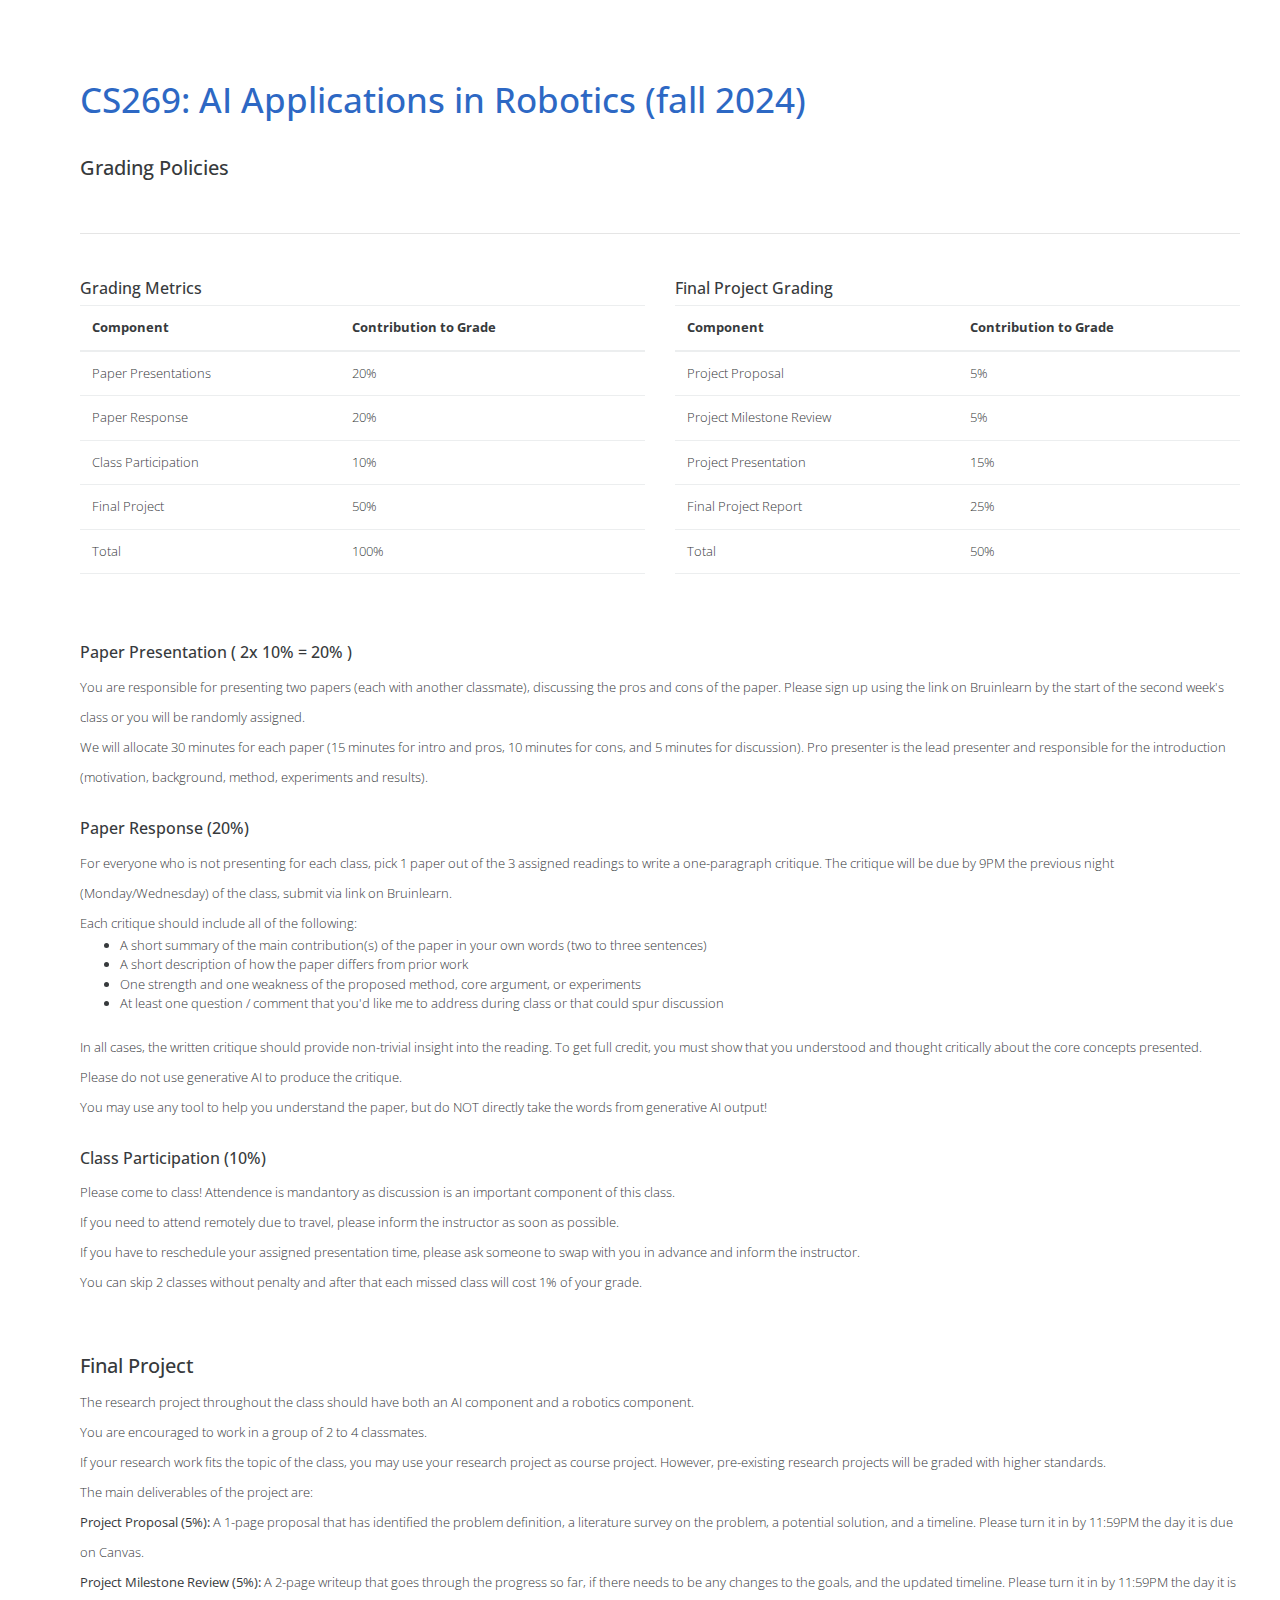
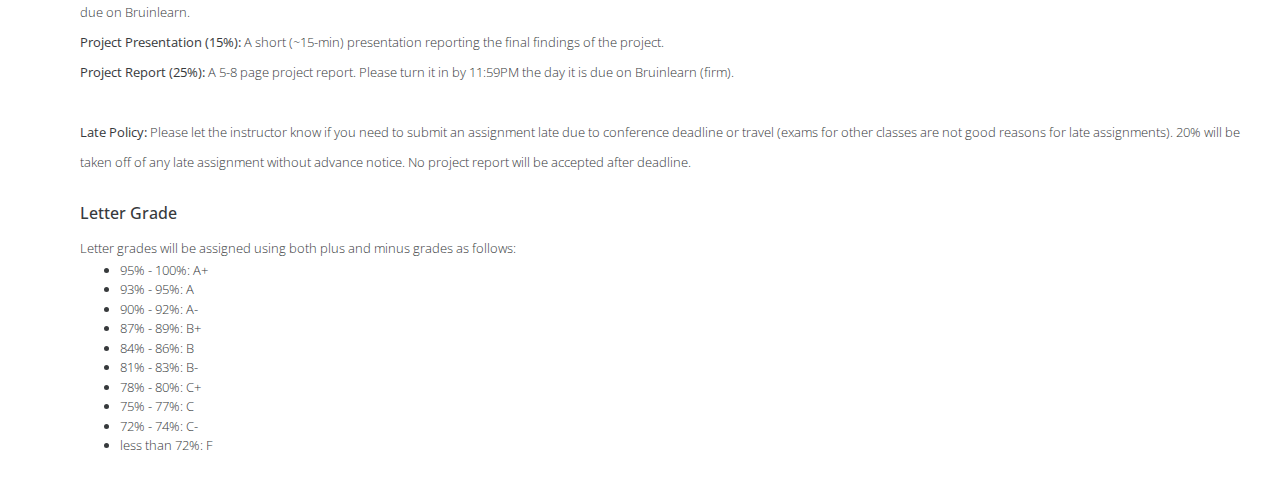
<file: cs269_policies.html>
<!doctype html>
<html lang="en">
  <head>

    <meta charset="utf-8">
    <meta name="viewport" content="width=device-width, initial-scale=1, shrink-to-fit=no">

    <!-- CSS -->
    <!-- load stylesheets -->
    <link rel="stylesheet" href="https://fonts.googleapis.com/css?family=Open+Sans:400,500">  <!-- Google web font "Open Sans" -->
    <link rel="stylesheet" href="css/bootstrap.min.css">                                      <!-- Bootstrap style -->
    <link rel="stylesheet" href="css/magnific-popup.css">                                <!-- Magnific pop up style, https://dimsemenov.com/plugins/magnific-popup/ -->
    <link rel="stylesheet" href="css/templatemo-style.css">                                   <!-- Templatemo style -->
    <style>
        .container {
        display: flex;
        align-items: center;
        justify-content: center
      }
  
      img {
        max-width: 100%;
        max-height:100%;
      }
  
      .text {
        font-size: 60px;
        padding-left: 20px;
      }
      </style>

    <!-- JavaScript -->
    <script src="https://code.jquery.com/jquery-3.3.1.slim.min.js" integrity="sha384-q8i/X+965DzO0rT7abK41JStQIAqVgRVzpbzo5smXKp4YfRvH+8abtTE1Pi6jizo" crossorigin="anonymous"></script>
    <script src="https://cdnjs.cloudflare.com/ajax/libs/popper.js/1.14.7/umd/popper.min.js" integrity="sha384-UO2eT0CpHqdSJQ6hJty5KVphtPhzWj9WO1clHTMGa3JDZwrnQq4sF86dIHNDz0W1" crossorigin="anonymous"></script>
    <script src="https://stackpath.bootstrapcdn.com/bootstrap/4.3.1/js/bootstrap.min.js" integrity="sha384-JjSmVgyd0p3pXB1rRibZUAYoIIy6OrQ6VrjIEaFf/nJGzIxFDsf4x0xIM+B07jRM" crossorigin="anonymous"></script>

    <title>CS269</title>

  </head>
  <body>

      <font size="-1">
        <div class="container">
          <div class="row">
        

                      <div class="tm-content-div">
                        <header>
                          <h2 class="tm-blue-text tm-section-title">CS269: AI Applications in Robotics (fall 2024)</h2>
                      </header>
                      <br>
        <h5 id="topics">Grading Policies</h5>


        <br>
        <div class="hrline">
            <hr />
        </div>
        <br>
        <div class="grading-metrics">
            <div class="row">
                <div class="col-md-6">
                    <h6> Grading Metrics </h6>
                    <table class="table">
                        <thead>
                            <tr>
                                <th>Component</th>
                                <th>Contribution to Grade</th>
                            </tr>
                        </thead>
                        <tbody>
                            <tr>
                                <td>Paper Presentations </td>
                                <td>20%</td>
                            </tr>
                            <tr>
                                <td>Paper Response</td>
                                <td>20%</td>
                            </tr>
                            <tr>
                                <td>Class Participation</td>
                                <td>10%</td>
                            </tr>
                            <tr>
                                <td>Final Project</td>
                                <td>50%</td>
                            </tr>
                            <tr class="active">
                                <td>Total</td>
                                <td>100%</td>
                            </tr>
                            <tr>
                                <td></td>
                                <td></td>
                            </tr>
                        </tbody>
                    </table>
                </div>
                <div class="col-md-6">
                    <h6> Final Project Grading </h6>
                    <table class="table">
                        <thead>
                            <tr>
                                <th>Component</th>
                                <th>Contribution to Grade</th>
                            </tr>
                        </thead>
                        <tbody>
                            <tr>
                                <td>Project Proposal</td>
                                <td>5%</td>
                            </tr>
                            <tr>
                                <td>Project Milestone Review</td>
                                <td>5%</td>
                            </tr>
                            <tr>
                                <td>Project Presentation</td>
                                <td>15%</td>
                            </tr>
                            <tr>
                                <td>Final Project Report</td>
                                <td>25%</td>
                            </tr>
                            <tr class="active">
                                <td>Total</td>
                                <td>50%</td>
                            </tr>
                            <tr>
                                <td></td>
                                <td></td>
                            </tr>
                        </tbody>
                    </table>
                </div>
            </div>

           


        <br>

    <h6>Paper Presentation ( 2x 10% = 20% )</h6>  
    You are responsible for presenting two papers (each with another classmate), discussing the pros and cons of the paper.  
    Please sign up using the link on Bruinlearn by the start of the second week's class or you will be randomly assigned. 
    <br>
    We will allocate 30 minutes for each paper (15 minutes for intro and pros, 10 minutes for cons, and 5 minutes for discussion). 
    Pro presenter is the lead presenter and responsible for the introduction (motivation, background, method, experiments and results).
    <br> <br>
    
    <h6>Paper Response (20%)</h6>
    For everyone who is not presenting for each class, pick 1 paper out of the 3 assigned readings to write a one-paragraph critique.
    The critique will be due by 9PM the previous night (Monday/Wednesday) of the class, submit via link on Bruinlearn. <br>
    Each critique should include all of the following: <br>
    <ul>
        <li>A short summary of the main contribution(s) of the paper in your own words (two to three sentences)</li> 
        <li>A short description of how the paper differs from prior work</li> 
        <li>One strength and one weakness of the proposed method, core argument, or experiments</li> 
        <li>At least one question / comment that you'd like me to address during class or that could spur discussion</li> 
    </ul>
    In all cases, the written critique should provide non-trivial insight into the reading. 
    To get full credit, you must show that you understood and thought critically about the core concepts presented. <br>
    
    Please do not use generative AI to produce the critique. <br>
    You may use any tool to help you understand the paper, but do NOT directly take the words from generative AI output!
   
    <br><br>

    <h6>Class Participation (10%)</h6>
    Please come to class! Attendence is mandantory as discussion is an important component of this class. <br>

    If you need to attend remotely due to travel, please inform the instructor as soon as possible. <br> 
    If you have to reschedule your assigned presentation time, please ask someone to swap with you in advance and inform the instructor. <br>
    You can skip 2 classes without penalty and after that each missed class will cost 1% of your grade. <br>
    <br> <br>

    <h5>Final Project</h5>
    The research project throughout the class should have both an AI component and a robotics component. <br>
    You are encouraged to work in a group of 2 to 4 classmates. <br>
    If your research work fits the topic of the class, you may use your research project as course project. However, pre-existing research projects will be graded with higher standards. <br>
    
    The main deliverables of the project are:
    <br>
     
    <b>Project Proposal (5%): </b> 
    A 1-page proposal that has identified the problem definition, a literature survey on the problem, a potential solution, and a timeline. Please turn it in by 11:59PM the day it is due on Canvas.
    <br>

    <b>Project Milestone Review (5%): </b>
    A 2-page writeup that goes through the progress so far, if there needs to be any changes to the goals, and the updated timeline. 
    Please turn it in by 11:59PM the day it is due on Bruinlearn.
    <br>

    <b>Project Presentation (15%):</b>
    A short (~15-min) presentation reporting the final findings of the project.
    <br>

    <b>Project Report (25%):</b>
    A 5-8 page project report. Please turn it in by 11:59PM the day it is due on Bruinlearn (firm).
    <br><br>

    <b>Late Policy:</b>
    Please let the instructor know if you need to submit an assignment late due to conference deadline or travel (exams for other classes are not good reasons for late assignments).
    20% will be taken off of any late assignment without advance notice.
    No project report will be accepted after deadline.
    <br><br>

    <h6> Letter Grade</h6>
    Letter grades will be assigned using both plus and minus grades as follows: <br>
    <ul style="list-style-type:disc;">
            <li>95% - 100%: A+ </li>
            <li>93% - 95%: A  </li>
            <li> 90% - 92%: A- </li>
            <li> 87% - 89%: B+ </li>
            <li>84% - 86%: B  </li>
            <li>81% - 83%: B- </li>
            <li>78% - 80%: C+ </li>
            <li>75% - 77%: C </li>
            <li>72% - 74%: C- </li>
            <li>less than 72%: F </li>
      </ul> 

       

    </font>


    

    </div>
  </div>
</div>
  </body>
</html>
</file>
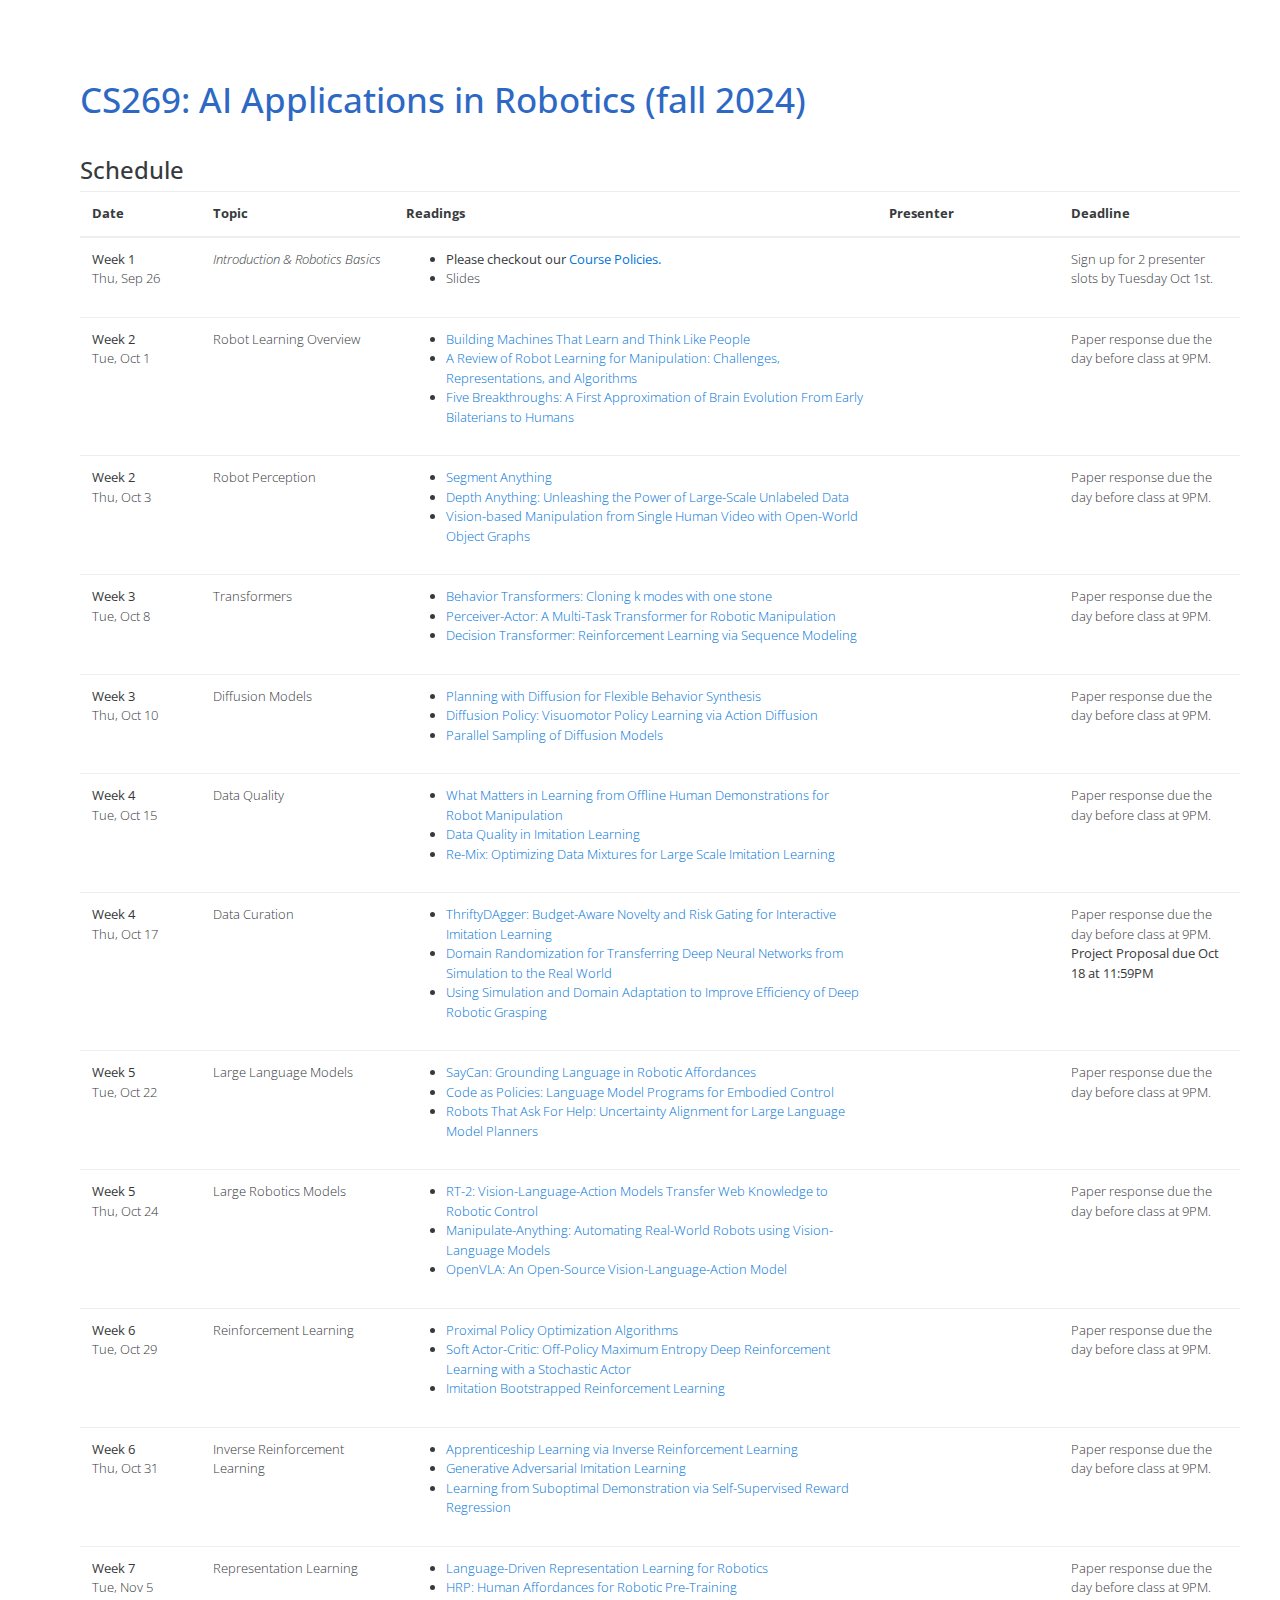
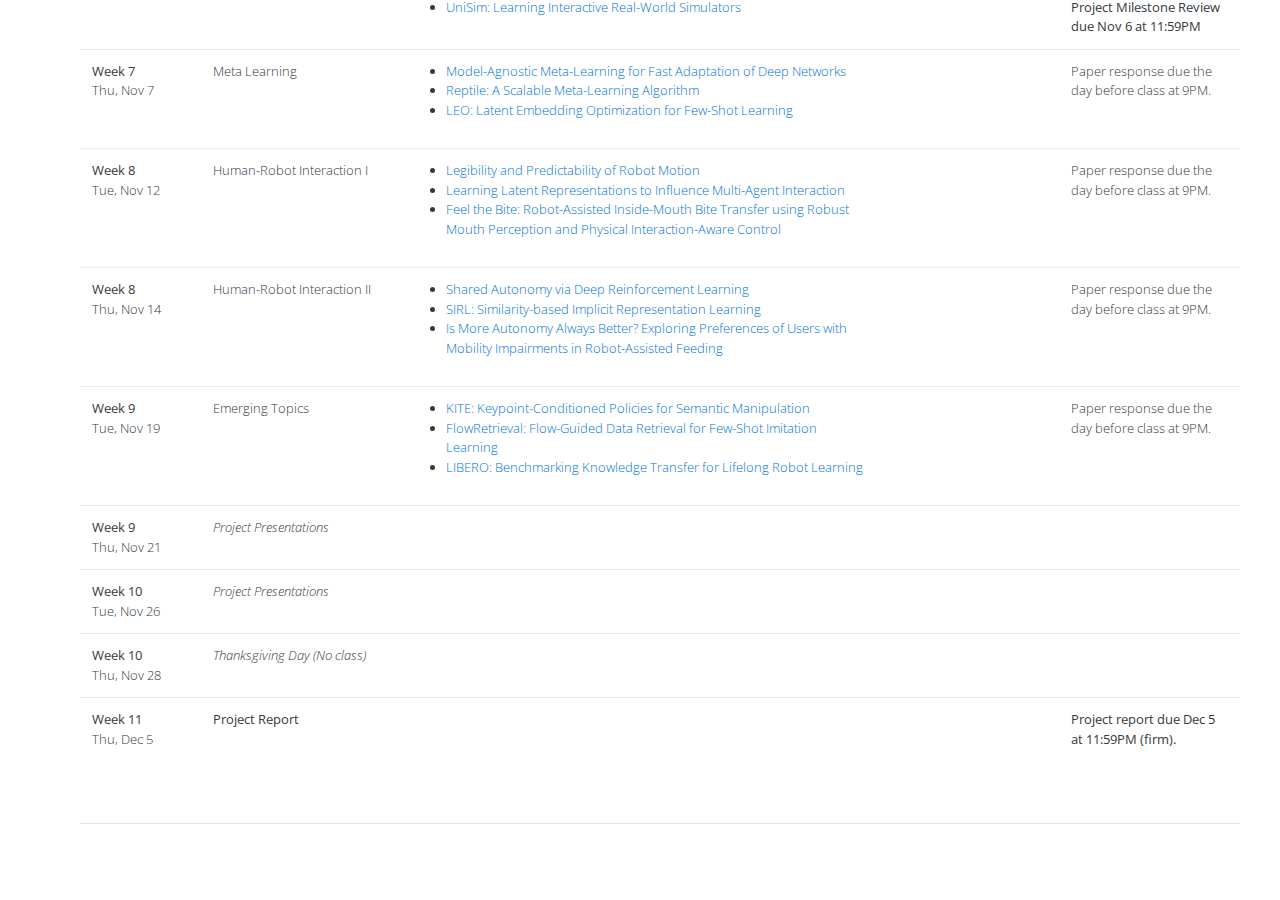
<file: cs269_schedule.html>
<!doctype html>
<html lang="en">
  <head>

    <meta charset="utf-8">
    <meta name="viewport" content="width=device-width, initial-scale=1, shrink-to-fit=no">

    <!-- CSS -->
    <!-- load stylesheets -->
    <link rel="stylesheet" href="https://fonts.googleapis.com/css?family=Open+Sans:400,500">  <!-- Google web font "Open Sans" -->
    <link rel="stylesheet" href="css/bootstrap.min.css">                                      <!-- Bootstrap style -->
    <link rel="stylesheet" href="css/magnific-popup.css">                                <!-- Magnific pop up style, https://dimsemenov.com/plugins/magnific-popup/ -->
    <link rel="stylesheet" href="css/templatemo-style.css">                                   <!-- Templatemo style -->
    <style>
        .container {
        display: flex;
        align-items: center;
        justify-content: center
      }
  
      img {
        max-width: 100%;
        max-height:100%;
      }
  
      .text {
        font-size: 60px;
        padding-left: 20px;
      }
      </style>

    <!-- JavaScript -->
    <script src="https://code.jquery.com/jquery-3.3.1.slim.min.js" integrity="sha384-q8i/X+965DzO0rT7abK41JStQIAqVgRVzpbzo5smXKp4YfRvH+8abtTE1Pi6jizo" crossorigin="anonymous"></script>
    <script src="https://cdnjs.cloudflare.com/ajax/libs/popper.js/1.14.7/umd/popper.min.js" integrity="sha384-UO2eT0CpHqdSJQ6hJty5KVphtPhzWj9WO1clHTMGa3JDZwrnQq4sF86dIHNDz0W1" crossorigin="anonymous"></script>
    <script src="https://stackpath.bootstrapcdn.com/bootstrap/4.3.1/js/bootstrap.min.js" integrity="sha384-JjSmVgyd0p3pXB1rRibZUAYoIIy6OrQ6VrjIEaFf/nJGzIxFDsf4x0xIM+B07jRM" crossorigin="anonymous"></script>

    <title>CS269</title>

  </head>
  <body>

      <font size="-1">
        <div class="container">
          <div class="row">
        

                      <div class="tm-content-div">
                        <header>
                          <h2 class="tm-blue-text tm-section-title">CS269: AI Applications in Robotics (fall 2024)</h2>
                      </header>
                      <br>
        <h4 id="topics">Schedule</h4>
        <table class="table">
            <thead>
                <tr>
                    <th style="width: 10%">Date</th>
                    <th style="width: 16%">Topic</th>
                    <th style="width: 40%">Readings</th>
                    <th style="width: 15%">Presenter</th>
                    <th style="width: 15%">Deadline</th>
                </tr>
            </thead>
            <tbody>
                
                <tr class="active">
                    <td><b>Week 1</b><br>
                        Thu, Sep 26
                    </td>
                    <td>
                      <i>  Introduction &amp; Robotics Basics</i> </td>
                    <td>
                        <ul>
                            <li><b class="bold">Please checkout our <a href="cs269_policies.html">Course
                                Policies.</a></b></li>
                    <li> Slides </li>
                        </ul>

                    </td>
                    <td></td>
                    <td>
                        Sign up for 2 presenter slots by Tuesday Oct 1st.
                    </td>
                </tr>
                <tr>
                    <td><b>Week 2</b><br>
                        Tue, Oct 1
                    </td>
                    <td>Robot Learning Overview</td>
                    <td>
                        <ul>
                            <li><a href='https://arxiv.org/pdf/1604.00289'>Building Machines That Learn and Think Like People</a></li>
                            <li><a href='https://arxiv.org/pdf/1907.03146'>A Review of Robot Learning for Manipulation: Challenges, Representations, and Algorithms</a></li>
                             <li><a href='https://www.frontiersin.org/journals/neuroanatomy/articles/10.3389/fnana.2021.693346/full'>Five Breakthroughs: A First Approximation of Brain Evolution From Early Bilaterians to Humans</a></li>
                        </ul>
                    </td>
                    <td></td>
                    <td>
                        Paper response due the day before class at 9PM.
                     </td>
                </tr>
                <tr>
                    <td><b>Week 2</b><br>
                        Thu, Oct 3
                    </td>
                    <td>Robot Perception</td>
                    <td>
                        <ul>
                            <li><a href="https://arxiv.org/pdf/2304.02643">Segment Anything</a></li> 
                            <li><a href="https://arxiv.org/pdf/2401.10891">Depth Anything: Unleashing the Power of Large-Scale Unlabeled Data</a></li> 
                            <li><a href="https://arxiv.org/abs/2405.20321">Vision-based Manipulation from Single Human Video with Open-World Object Graphs</a></li> 
                        </ul>
                    </td>
                    <td></td>
                    <td>
                        Paper response due the day before class at 9PM.
                     </td>
                </tr>
                <tr class="active">
                    <td><b>Week 3</b><br>
                        Tue, Oct 8
                    </td>
                    <td>Transformers</td>
                    <td>
                        <ul>
                            <li><a href="https://arxiv.org/abs/2206.11251">Behavior Transformers: Cloning k modes with one stone</a></li> 
<li><a href="https://arxiv.org/abs/2209.05451">Perceiver-Actor: A Multi-Task Transformer for Robotic Manipulation</a></li> 
<li><a href="https://arxiv.org/abs/2106.01345">Decision Transformer: Reinforcement Learning via Sequence Modeling</a></li> 
                        </ul>
                    </td>
                    <td></td>
                    <td>
                        Paper response due the day before class at 9PM.
                     </td>
                </tr>
                <tr class="active">
                    <td><b>Week 3</b><br>
                        Thu, Oct 10
                    </td>
                    
                    <td>
                        Diffusion Models
                    </td>
                    <td>
                        <ul>
                            <li><a href="https://arxiv.org/abs/2205.09991">Planning with Diffusion for Flexible Behavior Synthesis</a></li> 
<li><a href="https://arxiv.org/abs/2303.04137">Diffusion Policy: Visuomotor Policy Learning via Action Diffusion</a></li> 
<li><a href="https://arxiv.org/abs/2305.16317">Parallel Sampling of Diffusion Models</a></li> 
                        </ul>

                    </td>
                    <td></td>
                    <td>
                        Paper response due the day before class at 9PM.
                     </td>
                </tr>
                <tr>
                    <td><b>Week 4</b><br>
                        Tue, Oct 15
                    </td>
                    <td> Data Quality
                    </td>
                    <td>
                        <ul>
                            <li><a href="https://arxiv.org/pdf/2108.03298">What Matters in Learning from Offline Human Demonstrations for Robot Manipulation</a></li> 
                            <li><a href="https://arxiv.org/abs/2306.02437">Data Quality in Imitation Learning</a></li> 
                            <li><a href="https://arxiv.org/abs/2408.14037">Re-Mix: Optimizing Data Mixtures for Large Scale Imitation Learning</a></li> 
                            
                        </ul>
                    </td>
                    <td></td>
                    <td>
                        Paper response due the day before class at 9PM.
                     </td>
                </tr>
                <tr>
                    <td><b>Week 4</b><br>
                        Thu, Oct 17
                    </td>
                    <td>Data Curation </td>
                    <td>
                        <ul>
                            <li><a href="https://arxiv.org/abs/2109.08273">ThriftyDAgger: Budget-Aware Novelty and Risk Gating for Interactive Imitation Learning</a></li> 
                            <li><a href="https://arxiv.org/abs/1703.06907">Domain Randomization for Transferring Deep Neural Networks from Simulation to the Real World</a></li> 
                            <li><a href="https://arxiv.org/abs/1709.07857">Using Simulation and Domain Adaptation to Improve Efficiency of Deep Robotic Grasping</a></li> 
                            
                        </ul>
                    </td>
                    <td></td>
                    <td>
                        Paper response due the day before class at 9PM. <br>
                        <b> Project Proposal due Oct 18 at 11:59PM</b>
                     </td>
                </tr>
                <tr class="active">
                    <td><b>Week 5</b><br>
                        Tue, Oct 22
                    </td>
                    <td>Large Language Models</td>
                    <td>
                        <ul>
                            <li><a href="https://arxiv.org/abs/2204.01691">SayCan: Grounding Language in Robotic Affordances</a></li>
                            <li><a href="https://arxiv.org/abs/2209.07753">Code as Policies: Language Model Programs for Embodied Control</a></li> 
                           <li><a href="https://arxiv.org/abs/2307.01928">Robots That Ask For Help: Uncertainty Alignment for Large Language Model Planners</a></li> 
                            
                        </ul>
                    </td>
                    <td></td>
                    <td>
                        Paper response due the day before class at 9PM.
                     </td>
                </tr>
                <tr class="active">
                    <td><b>Week 5</b><br>
                        Thu, Oct 24
                    </td>
                    <td>Large Robotics Models</td>
                    <td>
                        <ul>
                            <li><a href="https://arxiv.org/abs/2307.15818">RT-2: Vision-Language-Action Models Transfer Web Knowledge to Robotic Control</a></li> 
                            <li><a href="https://arxiv.org/abs/2406.18915">Manipulate-Anything: Automating Real-World Robots using Vision-Language Models</a></li>
                             <li><a href="https://arxiv.org/abs/2406.09246">OpenVLA: An Open-Source Vision-Language-Action Model</a></li>
                            
                            
                        </ul>
                    </td>
                    <td></td>
                    <td>
                        Paper response due the day before class at 9PM.
                     </td>
                </tr>
                <tr>
                    <td><b>Week 6</b><br>
                        Tue, Oct 29
                    </td>
                    <td>Reinforcement Learning</td>
                    <td>
                        <ul>
                            <li><a href="https://arxiv.org/abs/1707.06347">Proximal Policy Optimization Algorithms</a></li> 
                            <li><a href="https://arxiv.org/abs/1801.01290">Soft Actor-Critic: Off-Policy Maximum Entropy Deep Reinforcement Learning with a Stochastic Actor</a></li> 
                            <li><a href="https://arxiv.org/abs/2311.02198">Imitation Bootstrapped Reinforcement Learning</a></li> 
                            
                        </ul>
                    </td>
                    <td></td>
                    <td>
                        Paper response due the day before class at 9PM.
                     </td>
                </tr>
                <tr>
                    <td><b>Week 6</b><br>
                        Thu, Oct 31
                    </td>
                    <td>Inverse Reinforcement Learning</td>
                    <td>
                        <ul>
                            <li><a href="http://ai.stanford.edu/~ang/papers/icml04-apprentice.pdf">Apprenticeship Learning via Inverse Reinforcement Learning</a></li> 
<li><a href="https://arxiv.org/abs/1606.03476">Generative Adversarial Imitation Learning</a></li> 
<li><a href="https://arxiv.org/abs/2010.11723">Learning from Suboptimal Demonstration via Self-Supervised Reward Regression</a></li> 
                        </ul>
                    </td>
                    <td></td>
                    <td>
                        Paper response due the day before class at 9PM.
                     </td>
                </tr>
                <tr class="active">
                    <td><b>Week 7</b><br>
                        Tue, Nov 5
                    </td>
                    <td>Representation Learning</td>
                    
                    <td>
                        <ul>
                            <li><a href="https://arxiv.org/abs/2302.12766">Language-Driven Representation Learning for Robotics</a></li> 
                            <li><a href="https://www.roboticsproceedings.org/rss20/p068.pdf">HRP: Human Affordances for Robotic Pre-Training</a></li> 
                            <li><a href="https://openreview.net/pdf?id=sFyTZEqmUY">UniSim: Learning Interactive Real-World Simulators</a></li>                             
                           
                        </ul>
                    </td>
                    <td> </td>
                    <td>
                        Paper response due the day before class at 9PM. <br>
                        <b> Project Milestone Review due Nov 6 at 11:59PM</b>
                     </td>
                </tr>
                <tr class="active">
                    <td><b>Week 7</b><br>
                        Thu, Nov 7
                    </td>
                    <td>Meta Learning</td>
                    <td>
                        <ul>
                            <li><a href="https://arxiv.org/abs/1703.03400">Model-Agnostic Meta-Learning for Fast Adaptation of Deep Networks</a></li> 
<li><a href="https://arxiv.org/abs/1803.02999">Reptile: A Scalable Meta-Learning Algorithm</a></li> 
<li><a href="https://arxiv.org/abs/1807.05960">LEO: Latent Embedding Optimization for Few-Shot Learning</a></li> 

                        </ul>
                    </td>
                    <td></td>
                    <td>
                        Paper response due the day before class at 9PM.
                     </td>
                </tr>
                <tr>
                    <td><b>Week 8</b><br>
                        Tue, Nov 12
                    </td>
                    <td>Human-Robot Interaction I</td>
                    <td>
                        <ul>
                            <li><a href="https://www.ri.cmu.edu/pub_files/2013/3/legiilitypredictabilityIEEE.pdf">Legibility and Predictability of Robot Motion</a></li> 
<li><a href="https://arxiv.org/abs/2011.06619">Learning Latent Representations to Influence Multi-Agent Interaction</a></li> 
<li><a href="https://arxiv.org/abs/2403.04067">Feel the Bite: Robot-Assisted Inside-Mouth Bite Transfer using Robust Mouth Perception and Physical Interaction-Aware Control</a></li> 

                        </ul>
                    </td>
                    <td></td>
                    <td>
                        Paper response due the day before class at 9PM.
                     </td>
                </tr>
                <tr>
                    <td><b>Week 8</b><br>
                        Thu, Nov 14
                    </td>
                    <td> Human-Robot Interaction II
                    </td>
                    <td>
                        <ul>
                        <li><a href="https://arxiv.org/abs/1802.01744">Shared Autonomy via Deep Reinforcement Learning</a></li> 
<li><a href="https://arxiv.org/pdf/2301.00810">SIRL: Similarity-based Implicit Representation Learning</a></li>
 <li><a href="https://dl.acm.org/doi/pdf/10.1145/3319502.3374818">Is More Autonomy Always Better? Exploring Preferences of Users with Mobility Impairments in Robot-Assisted Feeding</a></li> 
                        </ul>
                    </td>
                    <td></td>
                    <td>
                        Paper response due the day before class at 9PM.
                     </td>
                </tr>
                <tr class="active">
                    <td><b>Week 9</b><br>
                        Tue, Nov 19
                    </td> 
                    <td> Emerging Topics
                    </td>
                    <td>
                        <ul>
                            <li><a href="https://arxiv.org/abs/2306.16605">KITE: Keypoint-Conditioned Policies for Semantic Manipulation</a></li> 
                            <li><a href="https://arxiv.org/abs/2408.16944">FlowRetrieval: Flow-Guided Data Retrieval for Few-Shot Imitation Learning</a></li> 
                            <li><a href="https://arxiv.org/abs/2306.03310">LIBERO: Benchmarking Knowledge Transfer for Lifelong Robot Learning</a></li>
                            
                            
                        </ul>
                    </td>
                    <td></td>
                    <td>
                        Paper response due the day before class at 9PM.
                     </td>
                </tr>
                <tr class="active">
                    <td><b>Week 9</b> <br>
                      Thu, Nov 21</td>
                    <td> <i>Project Presentations</i> 
                    </td>
                    <td>
                        

                    </td>
                    <td></td>
                    <td></td>
                </tr>
                <tr>
                    <td><b>Week 10</b><br>
                        Tue, Nov 26 
                    </td>
                    <td><i>Project Presentations</i> </td>
                    <td>
                    </td>
                    <td></td>
                    <td></td>
                </tr>
                <tr>
                    <td><b>Week 10</b><br />
                        Thu, Nov 28
                    </td>
                    <td><i>Thanksgiving Day (No class)</i></td>
                    <td>
                        <ul>
                            <b>  </b>
                        </ul>
                    </td>
                    <td></td>
                    <td></td>
                </tr>
                <tr class="active">
                    <td><b>Week 11</b><br />
                        Thu, Dec 5 
                    </td>
                    <td><b>Project Report </b></td>
                    <td>
                        <ul>

                            <b> </b>
                        </ul>
                    </td>
                    <td></td>
                    <td>
                        <b> Project report due Dec 5 at 11:59PM (firm). </b>
                     </td>
                </tr>
            </tbody>
        </table>

        <br>
        <div class="hrline">
            <hr />
        </div>
        <br>
       
    </font>
    </div>
  </div>
</div>
  </body>
</html>
</file>
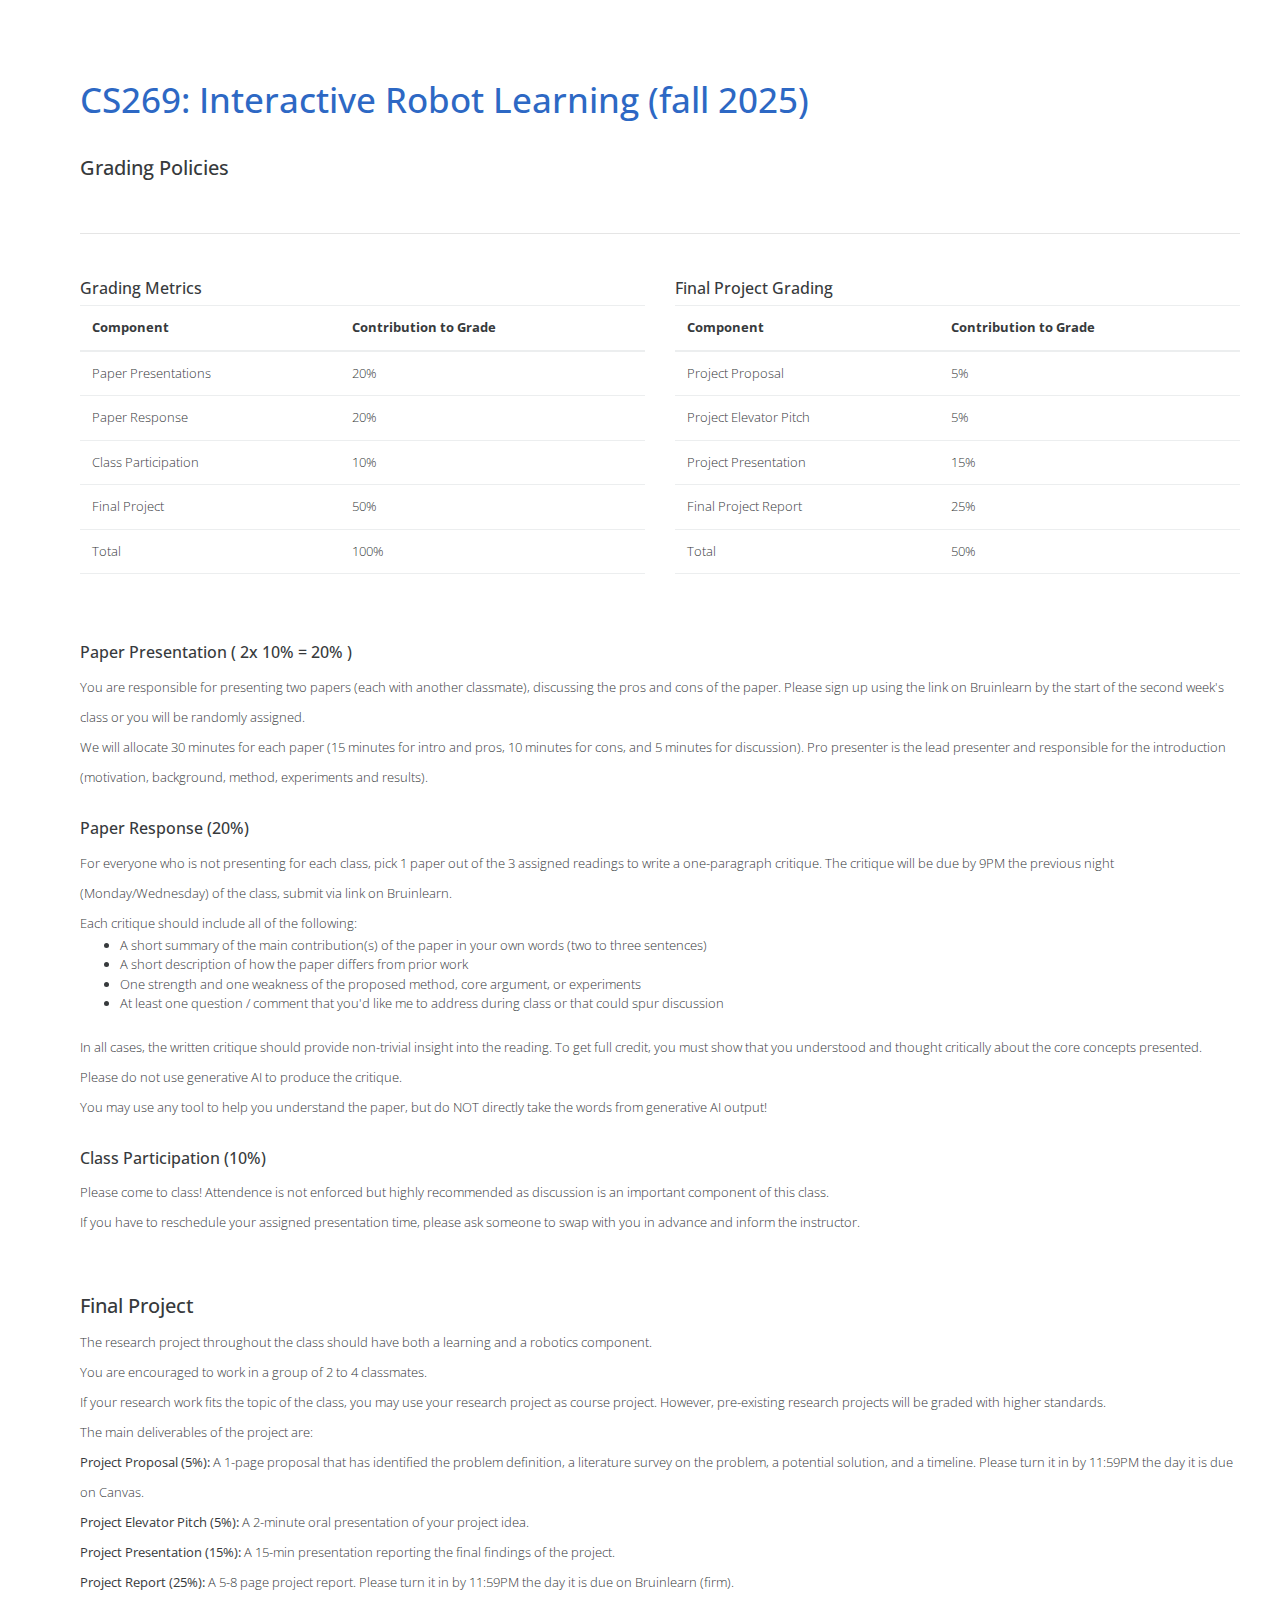
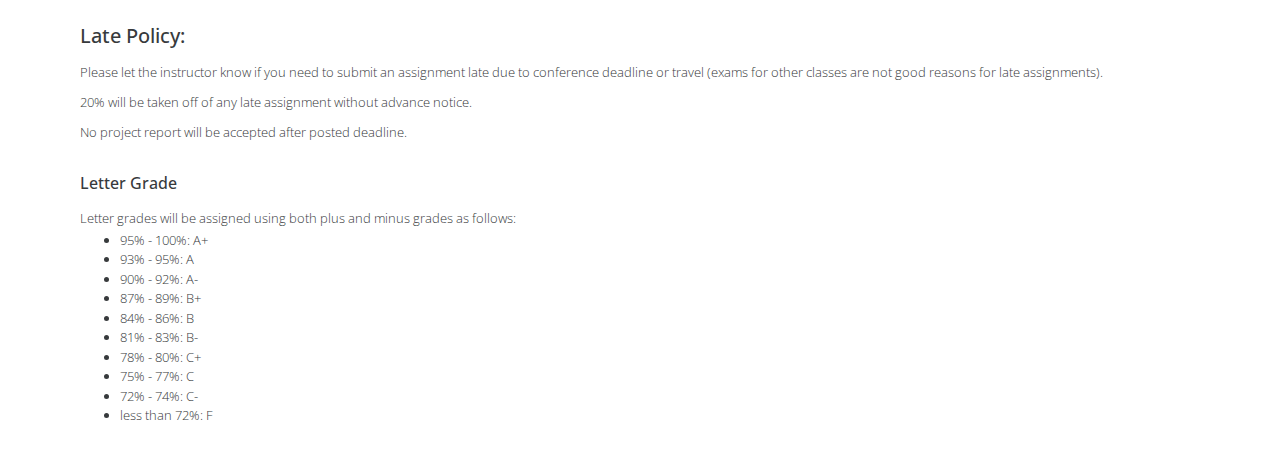
<file: fall2025/cs269_policies_fall2025.html>
<!doctype html>
<html lang="en">
  <head>

    <meta charset="utf-8">
    <meta name="viewport" content="width=device-width, initial-scale=1, shrink-to-fit=no">

    <!-- CSS -->
    <!-- load stylesheets -->
    <link rel="stylesheet" href="https://fonts.googleapis.com/css?family=Open+Sans:400,500">  <!-- Google web font "Open Sans" -->
    <link rel="stylesheet" href="../css/bootstrap.min.css">                                      <!-- Bootstrap style -->
    <link rel="stylesheet" href="../css/magnific-popup.css">                                <!-- Magnific pop up style, https://dimsemenov.com/plugins/magnific-popup/ -->
    <link rel="stylesheet" href="../css/templatemo-style.css">                                   <!-- Templatemo style -->
    <style>
        .container {
        display: flex;
        align-items: center;
        justify-content: center
      }
  
      img {
        max-width: 100%;
        max-height:100%;
      }
  
      .text {
        font-size: 60px;
        padding-left: 20px;
      }
      </style>

    <!-- JavaScript -->
    <script src="https://code.jquery.com/jquery-3.3.1.slim.min.js" integrity="sha384-q8i/X+965DzO0rT7abK41JStQIAqVgRVzpbzo5smXKp4YfRvH+8abtTE1Pi6jizo" crossorigin="anonymous"></script>
    <script src="https://cdnjs.cloudflare.com/ajax/libs/popper.js/1.14.7/umd/popper.min.js" integrity="sha384-UO2eT0CpHqdSJQ6hJty5KVphtPhzWj9WO1clHTMGa3JDZwrnQq4sF86dIHNDz0W1" crossorigin="anonymous"></script>
    <script src="https://stackpath.bootstrapcdn.com/bootstrap/4.3.1/js/bootstrap.min.js" integrity="sha384-JjSmVgyd0p3pXB1rRibZUAYoIIy6OrQ6VrjIEaFf/nJGzIxFDsf4x0xIM+B07jRM" crossorigin="anonymous"></script>

    <title>CS269</title>

  </head>
  <body>

      <font size="-1">
        <div class="container">
          <div class="row">
        

                      <div class="tm-content-div">
                        <header>
                          <h2 class="tm-blue-text tm-section-title">CS269: Interactive Robot Learning (fall 2025)</h2>
                      </header>
                      <br>
        <h5 id="topics">Grading Policies</h5>


        <br>
        <div class="hrline">
            <hr />
        </div>
        <br>
        <div class="grading-metrics">
            <div class="row">
                <div class="col-md-6">
                    <h6> Grading Metrics </h6>
                    <table class="table">
                        <thead>
                            <tr>
                                <th>Component</th>
                                <th>Contribution to Grade</th>
                            </tr>
                        </thead>
                        <tbody>
                            <tr>
                                <td>Paper Presentations </td>
                                <td>20%</td>
                            </tr>
                            <tr>
                                <td>Paper Response</td>
                                <td>20%</td>
                            </tr>
                            <tr>
                                <td>Class Participation</td>
                                <td>10%</td>
                            </tr>
                            <tr>
                                <td>Final Project</td>
                                <td>50%</td>
                            </tr>
                            <tr class="active">
                                <td>Total</td>
                                <td>100%</td>
                            </tr>
                            <tr>
                                <td></td>
                                <td></td>
                            </tr>
                        </tbody>
                    </table>
                </div>
                <div class="col-md-6">
                    <h6> Final Project Grading </h6>
                    <table class="table">
                        <thead>
                            <tr>
                                <th>Component</th>
                                <th>Contribution to Grade</th>
                            </tr>
                        </thead>
                        <tbody>
                            <tr>
                                <td>Project Proposal</td>
                                <td>5%</td>
                            </tr>
                            <tr>
                                <td>Project Elevator Pitch</td>
                                <td>5%</td>
                            </tr>
                            <tr>
                                <td>Project Presentation</td>
                                <td>15%</td>
                            </tr>
                            <tr>
                                <td>Final Project Report</td>
                                <td>25%</td>
                            </tr>
                            <tr class="active">
                                <td>Total</td>
                                <td>50%</td>
                            </tr>
                            <tr>
                                <td></td>
                                <td></td>
                            </tr>
                        </tbody>
                    </table>
                </div>
            </div>

           


        <br>

    <h6>Paper Presentation ( 2x 10% = 20% )</h6>  
    You are responsible for presenting two papers (each with another classmate), discussing the pros and cons of the paper.  
    Please sign up using the link on Bruinlearn by the start of the second week's class or you will be randomly assigned. 
    <br>
    We will allocate 30 minutes for each paper (15 minutes for intro and pros, 10 minutes for cons, and 5 minutes for discussion). 
    Pro presenter is the lead presenter and responsible for the introduction (motivation, background, method, experiments and results).
    <br> <br>
    
    <h6>Paper Response (20%)</h6>
    For everyone who is not presenting for each class, pick 1 paper out of the 3 assigned readings to write a one-paragraph critique.
    The critique will be due by 9PM the previous night (Monday/Wednesday) of the class, submit via link on Bruinlearn. <br>
    Each critique should include all of the following: <br>
    <ul>
        <li>A short summary of the main contribution(s) of the paper in your own words (two to three sentences)</li> 
        <li>A short description of how the paper differs from prior work</li> 
        <li>One strength and one weakness of the proposed method, core argument, or experiments</li> 
        <li>At least one question / comment that you'd like me to address during class or that could spur discussion</li> 
    </ul>
    In all cases, the written critique should provide non-trivial insight into the reading. 
    To get full credit, you must show that you understood and thought critically about the core concepts presented. <br>
    
    Please do not use generative AI to produce the critique. <br>
    You may use any tool to help you understand the paper, but do NOT directly take the words from generative AI output!
   
    <br><br>

    <h6>Class Participation (10%)</h6>
    Please come to class! Attendence is not enforced but highly recommended as discussion is an important component of this class. <br>
    If you have to reschedule your assigned presentation time, please ask someone to swap with you in advance and inform the instructor. <br>
    <br> <br>

    <h5>Final Project</h5>
    The research project throughout the class should have both a learning and a robotics component. <br>
    You are encouraged to work in a group of 2 to 4 classmates. <br>
    If your research work fits the topic of the class, you may use your research project as course project. However, pre-existing research projects will be graded with higher standards. <br>
    
    The main deliverables of the project are:
    <br>
     
    <b>Project Proposal (5%): </b> 
    A 1-page proposal that has identified the problem definition, a literature survey on the problem, a potential solution, and a timeline. Please turn it in by 11:59PM the day it is due on Canvas.
    <br>

    <b>Project Elevator Pitch (5%): </b>
    A 2-minute oral presentation of your project idea.
    <br>

    <b>Project Presentation (15%):</b>
    A 15-min presentation reporting the final findings of the project.
    <br>

    <b>Project Report (25%):</b>
    A 5-8 page project report. Please turn it in by 11:59PM the day it is due on Bruinlearn (firm).
    <br><br>

    <h5>Late Policy:</h5>
    Please let the instructor know if you need to submit an assignment late due to conference deadline or travel (exams for other classes are not good reasons for late assignments). <br>
    20% will be taken off of any late assignment without advance notice. <br>
    No project report will be accepted after posted deadline.
    <br><br>

    <h6> Letter Grade</h6>
    Letter grades will be assigned using both plus and minus grades as follows: <br>
    <ul style="list-style-type:disc;">
            <li>95% - 100%: A+ </li>
            <li>93% - 95%: A  </li>
            <li> 90% - 92%: A- </li>
            <li> 87% - 89%: B+ </li>
            <li>84% - 86%: B  </li>
            <li>81% - 83%: B- </li>
            <li>78% - 80%: C+ </li>
            <li>75% - 77%: C </li>
            <li>72% - 74%: C- </li>
            <li>less than 72%: F </li>
      </ul> 

       

    </font>


    

    </div>
  </div>
</div>
  </body>
</html>
</file>
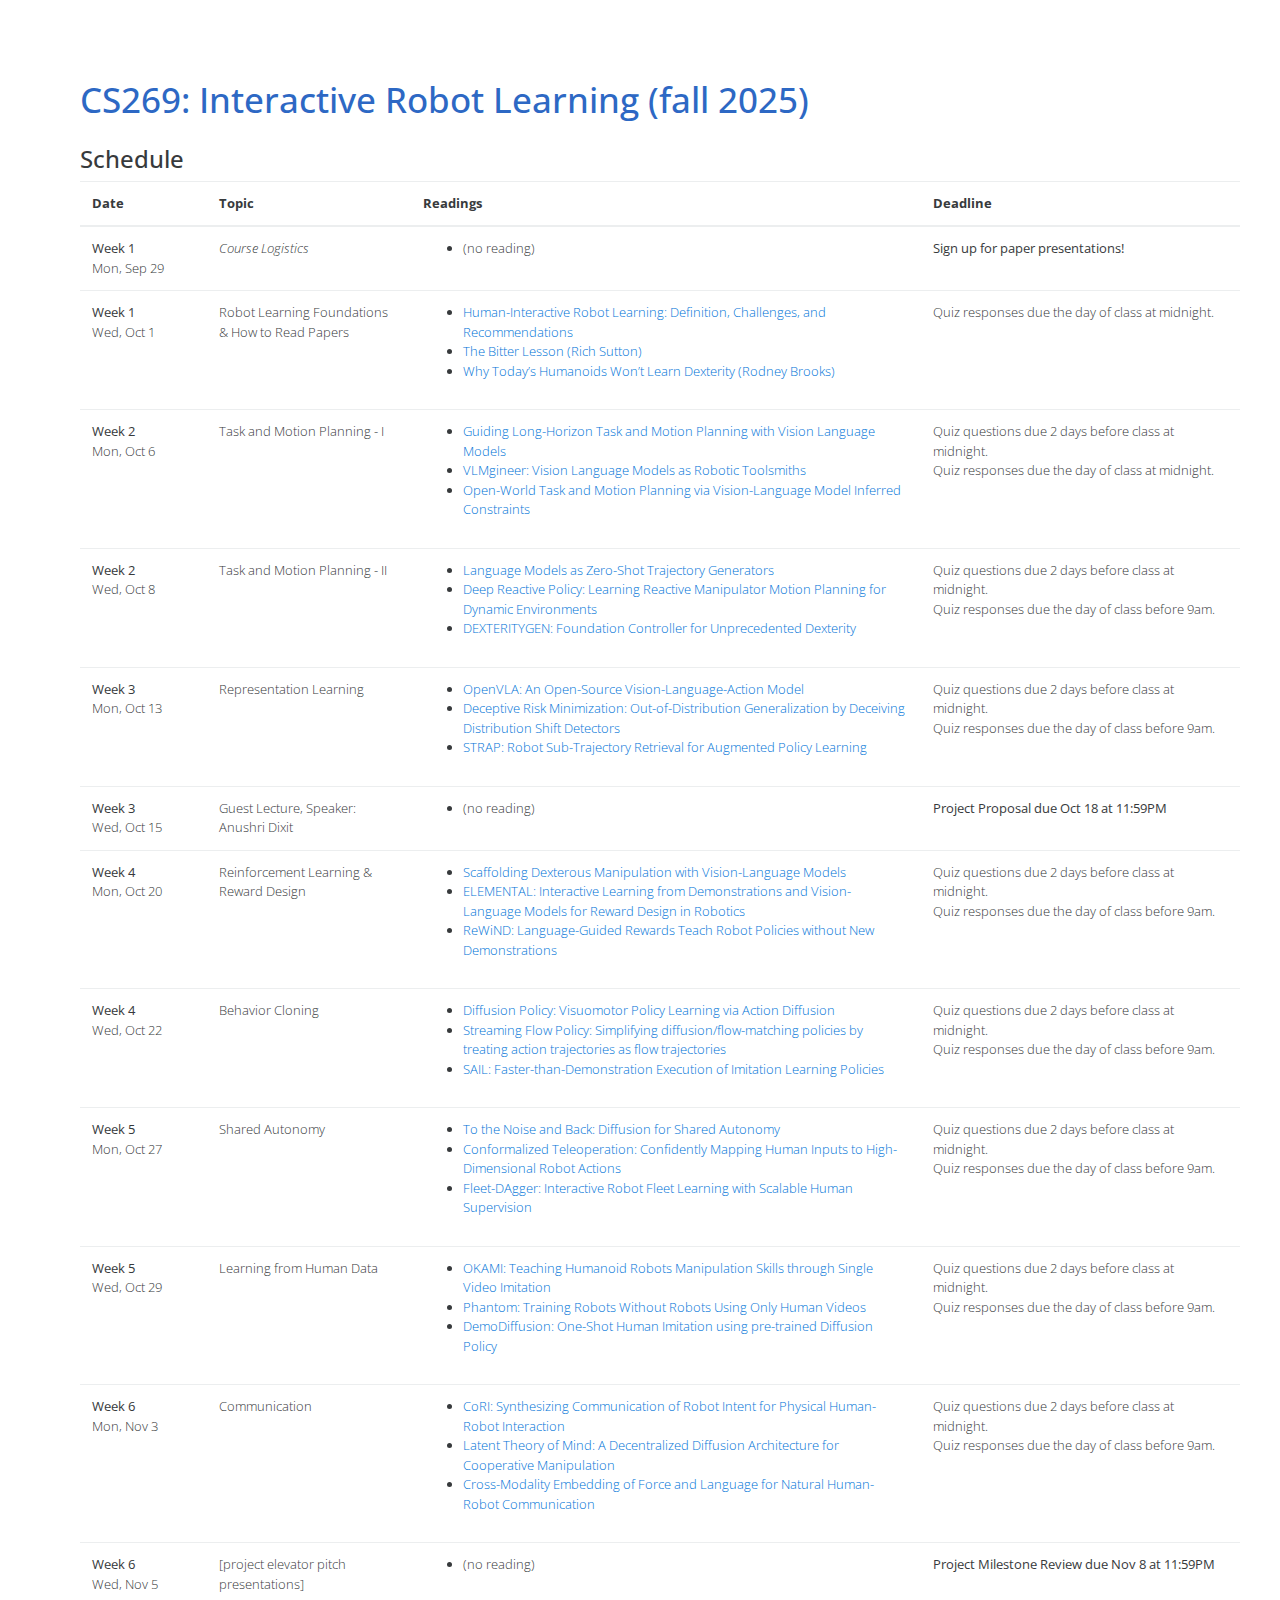
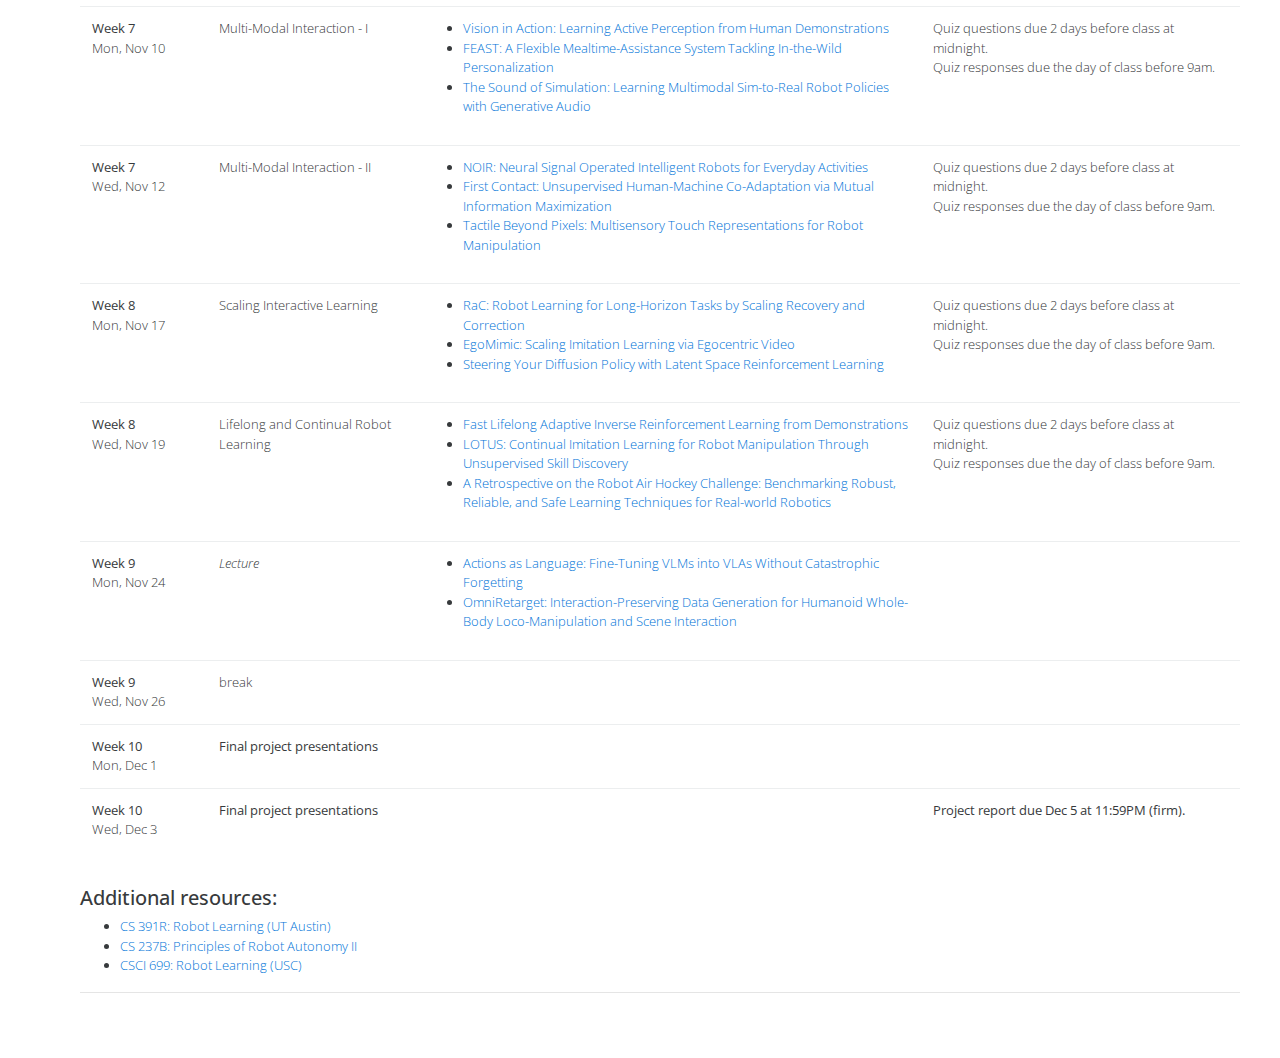
<file: fall2025/cs269_schedule_fall2025.html>
<!doctype html>
<html lang="en">
  <head>

    <meta charset="utf-8">
    <meta name="viewport" content="width=device-width, initial-scale=1, shrink-to-fit=no">

    <!-- CSS -->
    <link rel="stylesheet" href="https://fonts.googleapis.com/css?family=Open+Sans:400,500">
    <link rel="stylesheet" href="../css/bootstrap.min.css">
    <link rel="stylesheet" href="../css/magnific-popup.css">
    <link rel="stylesheet" href="../css/templatemo-style.css">
    <style>
      .container { display: flex; align-items: center; justify-content: center }
      img { max-width: 100%; max-height:100% }
      .text { font-size: 60px; padding-left: 20px }
    </style>

    <title>CS269</title>
  </head>
  <body>
    <font size="-1">
      <div class="container">
        <div class="row">
          <div class="tm-content-div">
            <header>
              <h2 class="tm-blue-text tm-section-title">CS269: Interactive Robot Learning (fall 2025)</h2>
            </header>
            <br>
            <h4 id="topics">Schedule</h4>
            <table class="table">
              <thead>
                <tr>
                  <th style="width: 10%">Date</th>
                  <th style="width: 16%">Topic</th>
                  <th style="width: 40%">Readings</th>
                  <th style="width: 25%">Deadline</th>
                </tr>
              </thead>
              <tbody>
                <!-- Week 1 -->
                <tr class="active">
                  <td><b>Week 1</b><br>Mon, Sep 29</td>
                  <td><i>Course Logistics</i></td>
                  <td>
                    <ul>
                      <li>(no reading)</li>
                    </ul>
                  </td>
                  <td><b>Sign up for paper presentations!</b></td>
                </tr>
                <tr>
                  <td><b>Week 1</b><br>Wed, Oct 1</td>
                  <td>Robot Learning Foundations & How to Read Papers</td>
                  <td>
                    <ul>
                      <li><a href="https://liralab.usc.edu/pdfs/publications/baraka2025human.pdf">Human-Interactive Robot Learning: Definition, Challenges, and Recommendations</a></li>
                      <li><a href="http://www.incompleteideas.net/IncIdeas/BitterLesson.html">The Bitter Lesson (Rich Sutton)</a></li>
                      <li><a href="https://rodneybrooks.com/why-todays-humanoids-wont-learn-dexterity/">Why Today’s Humanoids Won’t Learn Dexterity (Rodney Brooks)</a></li>
                       </ul>
                  </td><td> Quiz responses due the day of class at midnight.</td>
                </tr>

                <!-- Week 2 -->
                <tr>
                  <td><b>Week 2</b><br>Mon, Oct 6</td>
                  <td>Task and Motion Planning - I</td>
                  <td>
                    <ul>
                      <li><a href="https://arxiv.org/abs/2410.02193">Guiding Long-Horizon Task and Motion Planning with Vision Language Models</a></li>
                      <li><a href="https://arxiv.org/abs/2507.12644">VLMgineer: Vision Language Models as Robotic Toolsmiths</a></li>
                      <li><a href="https://arxiv.org/pdf/2411.08253">Open-World Task and Motion Planning via Vision-Language Model Inferred Constraints</a></li>
                    </ul>
                  </td>
                  <td>Quiz questions due 2 days before class at midnight. <br>
Quiz responses due the day of class at midnight.</td>
                </tr>
                <tr class="active">
                  <td><b>Week 2</b><br>Wed, Oct 8</td>
                  <td>Task and Motion Planning - II</td>
                  <td>
                    <ul>
                      <li><a href="https://arxiv.org/abs/2310.11604">Language Models as Zero-Shot Trajectory Generators</a></li>
                      <li><a href="https://arxiv.org/pdf/2509.06953">Deep Reactive Policy: Learning Reactive Manipulator Motion Planning for Dynamic Environments</a></li>
                      <li><a href="https://arxiv.org/abs/2502.04307">DEXTERITYGEN: Foundation Controller for Unprecedented Dexterity</a></li>
                    </ul>
                  </td>
                  <td>Quiz questions due 2 days before class at midnight. <br>
Quiz responses due the day of class before 9am.</td>
                </tr>

                <!-- Week 3 -->
                <tr class="active">
                  <td><b>Week 3</b><br>Mon, Oct 13</td>
                  <td>Representation Learning</td>
                  <td>
                    <ul>
                      <li><a href="https://arxiv.org/abs/2406.09246">OpenVLA: An Open-Source Vision-Language-Action Model</a></li>
                      <li><a href="https://arxiv.org/abs/2509.12081">Deceptive Risk Minimization: Out-of-Distribution Generalization by Deceiving Distribution Shift Detectors</a></li>
                      <li><a href="https://arxiv.org/abs/2412.15182">STRAP: Robot Sub-Trajectory Retrieval for Augmented Policy Learning</a></li>
                    </ul>
                  </td>
                  <td>Quiz questions due 2 days before class at midnight.  <br>
Quiz responses due the day of class before 9am.</td>
                </tr>
                <tr>
                  <td><b>Week 3</b><br>Wed, Oct 15</td>
                  <td>Guest Lecture, Speaker: Anushri Dixit  </td>
                  <td>
                    <ul><li>(no reading)</li></ul>
                  </td>
                  <td><b>Project Proposal due Oct 18 at 11:59PM</b></td>
                </tr>

                <!-- Week 4 -->
                <tr>
                  <td><b>Week 4</b><br>Mon, Oct 20</td>
                  <td>Reinforcement Learning & Reward Design</td>
                  <td>
                    <ul>
                      <li><a href="https://arxiv.org/abs/2506.19212">Scaffolding Dexterous Manipulation with Vision-Language Models</a></li>
                      <li><a href="https://arxiv.org/abs/2411.18825">ELEMENTAL: Interactive Learning from Demonstrations and Vision-Language Models for Reward Design in Robotics</a></li>
                      <li><a href="https://arxiv.org/abs/2505.10911">ReWiND: Language-Guided Rewards Teach Robot Policies without New Demonstrations</a></li>
                    </ul>
                  </td>
                  <td>Quiz questions due 2 days before class at midnight. <br>
Quiz responses due the day of class before 9am.</td>
                </tr>
                <tr class="active">
                  <td><b>Week 4</b><br>Wed, Oct 22</td>
                  <td>Behavior Cloning</td>
                  <td>
                    <ul>
                      <li><a href="https://arxiv.org/abs/2303.04137">Diffusion Policy: Visuomotor Policy Learning via Action Diffusion</a></li>
                      <li><a href="https://arxiv.org/abs/2505.21851">Streaming Flow Policy: Simplifying diffusion/flow-matching policies by treating action trajectories as flow trajectories</a></li>
                      <li><a href="https://arxiv.org/abs/2506.11948">SAIL: Faster-than-Demonstration Execution of Imitation Learning Policies</a></li>
                    </ul>
                  </td>
                  <td>Quiz questions due 2 days before class at midnight. <br>
Quiz responses due the day of class before 9am.</td>
                </tr>

                <!-- Week 5 -->
                <tr class="active">
                  <td><b>Week 5</b><br>Mon, Oct 27</td>
                  <td>Shared Autonomy</td>
                  <td>
                    <ul>
                      <li><a href="https://arxiv.org/abs/2302.12244">To the Noise and Back: Diffusion for Shared Autonomy</a></li>
                      <li><a href="https://arxiv.org/abs/2406.07767">Conformalized Teleoperation: Confidently Mapping Human Inputs to High-Dimensional Robot Actions</a></li>
                      <li><a href="https://arxiv.org/abs/2206.14349">Fleet-DAgger: Interactive Robot Fleet Learning with Scalable Human Supervision</a></li>
                    </ul>
                  </td>
                  <td>Quiz questions due 2 days before class at midnight. <br>
Quiz responses due the day of class before 9am.</td>
                </tr>
                <tr class="active">
                  <td><b>Week 5</b><br>Wed, Oct 29</td>
                  <td>Learning from Human Data</td>
                  <td>
                    <ul>
                      <li><a href="https://arxiv.org/abs/2410.11792">OKAMI: Teaching Humanoid Robots Manipulation Skills through Single Video Imitation</a></li>
                      <li><a href="https://arxiv.org/abs/2503.00779">Phantom: Training Robots Without Robots Using Only Human Videos</a></li>
                      <li><a href="https://arxiv.org/abs/2506.20668">DemoDiffusion: One-Shot Human Imitation using pre-trained Diffusion Policy</a></li>

                    </ul>
                  </td>
                  <td>Quiz questions due 2 days before class at midnight. <br>
Quiz responses due the day of class before 9am.</td>
                </tr>

                <!-- Week 6 -->
                <tr>
                  <td><b>Week 6</b><br>Mon, Nov 3</td>
                  <td>Communication</td>
                  <td>
                    <ul>
                      <li><a href="https://arxiv.org/abs/2505.20537">CoRI: Synthesizing Communication of Robot Intent for Physical Human-Robot Interaction</a></li>
                      <!--li><a href="https://arxiv.org/abs/2508.14763">Safe and Transparent Robots for Human-in-the-Loop Meat Processing</a></li-->

                      <li><a href="https://arxiv.org/abs/2505.09144">Latent Theory of Mind: A Decentralized Diffusion Architecture for Cooperative Manipulation</a></li>
                      <li><a href="https://arxiv.org/abs/2502.02772v1">Cross-Modality Embedding of Force and Language for Natural Human-Robot Communication</a></li>
                    </ul>
                  </td>
                  <td>Quiz questions due 2 days before class at midnight. <br>
Quiz responses due the day of class before 9am.</td>
                </tr>
                <tr>
                  <td><b>Week 6</b><br>Wed, Nov 5</td>
                  <td>[project elevator pitch presentations]</td>
                  <td><ul><li>(no reading)</li></ul></td>
                  <td><b>Project Milestone Review due Nov 8 at 11:59PM</b></td>
                </tr>

                <!-- Week 7 -->
                <tr class="active">
                  <td><b>Week 7</b><br>Mon, Nov 10</td>
                  <td>Multi-Modal Interaction - I</td>
                  <td>
                    <ul>
                      <li><a href="https://arxiv.org/abs/2506.15666">Vision in Action: Learning Active Perception from Human Demonstrations</a></li>
                      <li><a href="https://arxiv.org/abs/2506.14968">FEAST: A Flexible Mealtime-Assistance System Tackling In-the-Wild Personalization</a></li>
                      <li><a href="https://arxiv.org/abs/2507.02864">The Sound of Simulation: Learning Multimodal Sim-to-Real Robot Policies with Generative Audio</a></li>
                    </ul>
                  </td>
                  <td>Quiz questions due 2 days before class at midnight. <br>
Quiz responses due the day of class before 9am.</td>
                </tr>
                <tr class="active">
                  <td><b>Week 7</b><br>Wed, Nov 12</td>
                  <td>Multi-Modal Interaction - II</td>
                  <td>
                    <ul>
                      <li><a href="https://arxiv.org/abs/2311.01454">NOIR: Neural Signal Operated Intelligent Robots for Everyday Activities</a></li>
                      <li><a href="https://arxiv.org/abs/2205.12381">First Contact: Unsupervised Human-Machine Co-Adaptation via Mutual Information Maximization</a></li>
                      <li><a href="https://arxiv.org/abs/2506.14754">Tactile Beyond Pixels: Multisensory Touch Representations for Robot Manipulation</a></li>
                    </ul>
                  </td>
                  <td>Quiz questions due 2 days before class at midnight. <br>
Quiz responses due the day of class before 9am.</td>
                </tr>

                <!-- Week 8 -->
                <tr>
                  <td><b>Week 8</b><br>Mon, Nov 17</td>
                  <td>Scaling Interactive Learning</td>
                  <td>
                    <ul>
                      <li><a href="https://arxiv.org/abs/2412.05718">RaC: Robot Learning for Long-Horizon Tasks by Scaling Recovery and Correction</a></li>
                      <li><a href="https://arxiv.org/abs/2410.24221">EgoMimic: Scaling Imitation Learning via Egocentric Video</a></li>
                      <!-- MOVED IN -->
                      <li><a href="https://arxiv.org/abs/2506.15799">Steering Your Diffusion Policy with Latent Space Reinforcement Learning</a></li>
                    </ul>
                  </td>
                  <td>Quiz questions due 2 days before class at midnight. <br>
Quiz responses due the day of class before 9am.</td>
                </tr>
                <tr class="active">
                  <td><b>Week 8</b><br>Wed, Nov 19</td>
                  <td>Lifelong and Continual Robot Learning</td>
                  <td>
                    <ul>
                      <li><a href="https://arxiv.org/abs/2209.11908">Fast Lifelong Adaptive Inverse Reinforcement Learning from Demonstrations</a></li>
                      <li><a href="https://arxiv.org/abs/2311.02058">LOTUS: Continual Imitation Learning for Robot Manipulation Through Unsupervised Skill Discovery</a></li>
                      <li><a href="https://arxiv.org/abs/2411.05718">A Retrospective on the Robot Air Hockey Challenge: Benchmarking Robust, Reliable, and Safe Learning Techniques for Real-world Robotics</a></li>
                      
                    </ul>
                  </td>
                  <td>Quiz questions due 2 days before class at midnight. <br>
Quiz responses due the day of class before 9am.</td>
                </tr>

                <!-- Week 9 -->
                <tr class="active">
                  <td><b>Week 9</b><br>Mon, Nov 24</td>
                  <td><i>Lecture</i></td>
                  <td>
                    <ul>
                      <li><a href="https://arxiv.org/abs/2509.22195">Actions as Language: Fine-Tuning VLMs into VLAs Without Catastrophic Forgetting</a></li>
                      <li><a href="https://arxiv.org/abs/2509.26633">OmniRetarget: Interaction-Preserving Data Generation for Humanoid Whole-Body Loco-Manipulation and Scene Interaction</a></li>
                    </ul>
                  </td>
                  <td></td>
                </tr>
                <tr>
                  <td><b>Week 9</b><br>Wed, Nov 26</td>
                  <td>break</td>
                  <td></td>
                  <td></td>
                </tr>

                <!-- Week 10 -->
                <tr>
                  <td><b>Week 10</b><br>Mon, Dec 1</td>
                  <td><b>Final project presentations</b></td>
                  <td><ul></ul></td>
                  <td></td>
                </tr>
                <tr class="active">
                  <td><b>Week 10</b><br>Wed, Dec 3</td>
                  <td><b>Final project presentations</b></td>
                  <td><ul></ul></td>
                  <td><b>Project report due Dec 5 at 11:59PM (firm).</b></td>
                </tr>
              </tbody>
            </table>

            <br>
            <h5>Additional resources:</h5>
            <ul>
              <li><a href="https://www.cs.utexas.edu/~yukez/cs391r_fall_2023/">CS 391R: Robot Learning (UT Austin)</a></li>
              <li><a href="https://web.stanford.edu/class/cs237b/">CS 237B: Principles of Robot Autonomy II</a></li>
              <li><a href="https://liralab.usc.edu/csci699/">CSCI 699: Robot Learning (USC)</a></li>
            </ul>
            <div class="hrline"><hr /></div>
            <br>
          </div>
        </div>
      </div>
    </font>
  </body>
</html>
</file>
<file: css/templatemo-style.css>
/*

Neaty HTML Template

http://www.templatemo.com/tm-501-neaty

*/
body {
	font-family: 'Open Sans', Helvetica, Arial, sans-serif;
	font-size: 20px;
	font-weight: 300;
	overflow-x: hidden;
}

a, button { transition: all 0.3s ease; }
a:hover,
a:focus {
	text-decoration: none;
	outline: none;
}

.row { display: block; }
.tm-left-right-container { width: 100%; }

.tm-blue-bg {
	background-color: #2D68C4;
	color: #F2A900;
}

.tm-blue-text {	color: #2D68C4; }
.tm-blue-bg a {	color: #F2A900; }

.tm-site-name {
	font-size: 3rem;
	margin-top: 15px;
}

.tm-logo-div { 
	padding-top: 40px; 
	padding-bottom: 40px;
}

.tm-main-nav { display: none; }

.tm-main-nav-ul {
	display: inline-block;
	padding-left: 0;
}

.tm-section { margin-bottom: 60px; }
.tm-welcome-title {	font-size: 2.4rem; }
.tm-section-title {	font-size: 2.2rem; }
.tm-content-div { padding: 40px; }
.tm-margin-b-45 { margin-bottom: 45px; }
.tm-margin-b-30 { margin-bottom: 30px; }
p { line-height: 2; }

.tm-button {
	background-color: #8c1515;
	border: none;
	color: white;
	cursor: pointer;
	display: inline-block;
	font-size: 1.4rem;	
	padding: 18px 35px;
}

.tm-button-wide { padding: 18px 40px; }

.tm-button:hover,
.tm-button:active,
.tm-button:focus {
	background-color: #2790c6;
	color: white;
}

.tm-nav-item:hover a,
.tm-nav-item:active a,
.tm-nav-item:focus a,
.tm-nav-item-link.active {
	color: #f4ef5e;
}

.tm-about-img-container { margin-top: 50px; }

.tm-gallery-container {
	overflow: auto;
	margin-left: -5px;
	margin-right: -5px;
}

.tm-img-container {	float: left; }

.tm-img-container-1,
.tm-img-container-2,
.tm-img-container-3 { 
	margin-bottom: 10px;
	width: 50%; 
}

.tm-img-tn {
	padding-left: 5px;
	padding-right: 5px;
}

.tm-img-tn {
	display: block;
	margin: 0 auto;
}

.tm-contact-right { margin-top: 40px; }

.form-control {
	border-color: #0a6697;
	border-radius: 0;
	color: #4286ab;
	font-family: 'Open Sans', Helvetica, Arial, sans-serif;
	font-size: 1.3rem;
}

input::-webkit-input-placeholder,
textarea::-webkit-input-placeholder {
	color: #4286ab !important;
}
 
input:-moz-placeholder,
textarea:-moz-placeholder { /* Firefox 18- */
	color: #4286ab !important;  
}
 
input::-moz-placeholder,
textarea::-moz-placeholder {  /* Firefox 19+ */
	color: #4286ab !important;  
}
 
input:-ms-input-placeholder,
textarea:-ms-input-placeholder {  
	color: #4286ab !important;  
}

.tm-contact-right {	padding-left: 15px; }
.tm-copyright-p { margin-bottom: 0; }

/* Media Queries */
@media (min-width: 576px) {
	.container { width: 100%; }
	.tm-site-name { margin-top: 35px; }
	.tm-welcome-title { font-size: 3rem; }
	.tm-img-container-1 { width: 20%; }
	.tm-img-container-2 { width: 33.3334%; }
	.tm-img-container-3 { width: 25%; }
}

@media (min-width: 768px) {
	.tm-about-img-container { margin-top: 0; }
}

@media (min-width: 992px) {
	.tm-main-nav {
		display: flex;
		justify-content: center;
	}

	.tm-left-column { 
		position: fixed; 
		height: 100%;
	}

	.container { width: 100%; }
	.tm-left-column { width: 30%; }

	.tm-right-column {
		float: right;
		width: 70%;
	}

	.tm-nav-item {
		cursor: pointer;
		font-size: 1rem;
		list-style: none;
		padding: 15px 25px;
		transition: all 0.3s ease;
	}

	.tm-site-name {
	    font-size: 2rem;
	    margin-top: 30px;
	}

	.tm-logo-div {
	    padding-top: 50px;
	    padding-bottom: 50px;
	}

	.tm-section { margin-bottom: 100px; }

	.tm-content-div { padding: 80px 40px 30px 80px;	}

	.tm-img-container-1 {
		margin-bottom: 10px;
		width: 33.3334%;
	}

	.tm-img-container-2 {
		margin-bottom: 10px;
		width: 50%;
	}

	.tm-img-container-3 {
		margin-bottom: 10px;
		width: 33.3333%;
	}

	.tm-contact-right { margin-top: 0; }
}

@media (min-width: 1200px) {		
	.container { width: 100%; }	
	.tm-button-wide { padding: 18px 68px; }
	.tm-img-container-1 { width: 20%; }
	.tm-img-container-2 { width: 33.3333%; }
	.tm-img-container-3 { width: 25%; }
	.tm-contact-right { padding-left: 42px; }
}

@media (min-width: 1500px) {	
	.container { width: 100%; }
	p { margin-bottom: 30px; }

	.tm-gallery-container {
		overflow: auto;
		margin-left: -10px;
		margin-right: -10px;
	}

	.tm-img-tn {
		padding-left: 10px;
		padding-right: 10px;
	}
}

@media (min-width: 1800px) {
	.container,
	.tm-left-right-container {
	    width: 100%;
	}

	p { margin-bottom: 36px; }

	.tm-gallery-container {
		overflow: auto;
		margin-left: -10px;
		margin-right: -10px;
	}

	.tm-img-container-1 { width: 20%; }

	.tm-img-tn {
		padding-left: 10px;
		padding-right: 10px;
	}
}

@media (max-height: 860px) {
	.tm-logo-div {
	    padding-top: 25px;
	    padding-bottom: 10px;
	}

	.tm-nav-item { font-size: 1rem; }

	.tm-site-name {
		font-size: 2.4rem;
		margin-top: 10px;
	}
}

@media (min-height: 859px) {
	.tm-logo-div {
	    padding-top: 100px;
	    padding-bottom: 100px;
	}

	.tm-nav-item { font-size: 1.5rem; }
}

.image-txt-container {
  display: flex;
  align-items: center;
  flex-direction: row;
}
</file>
